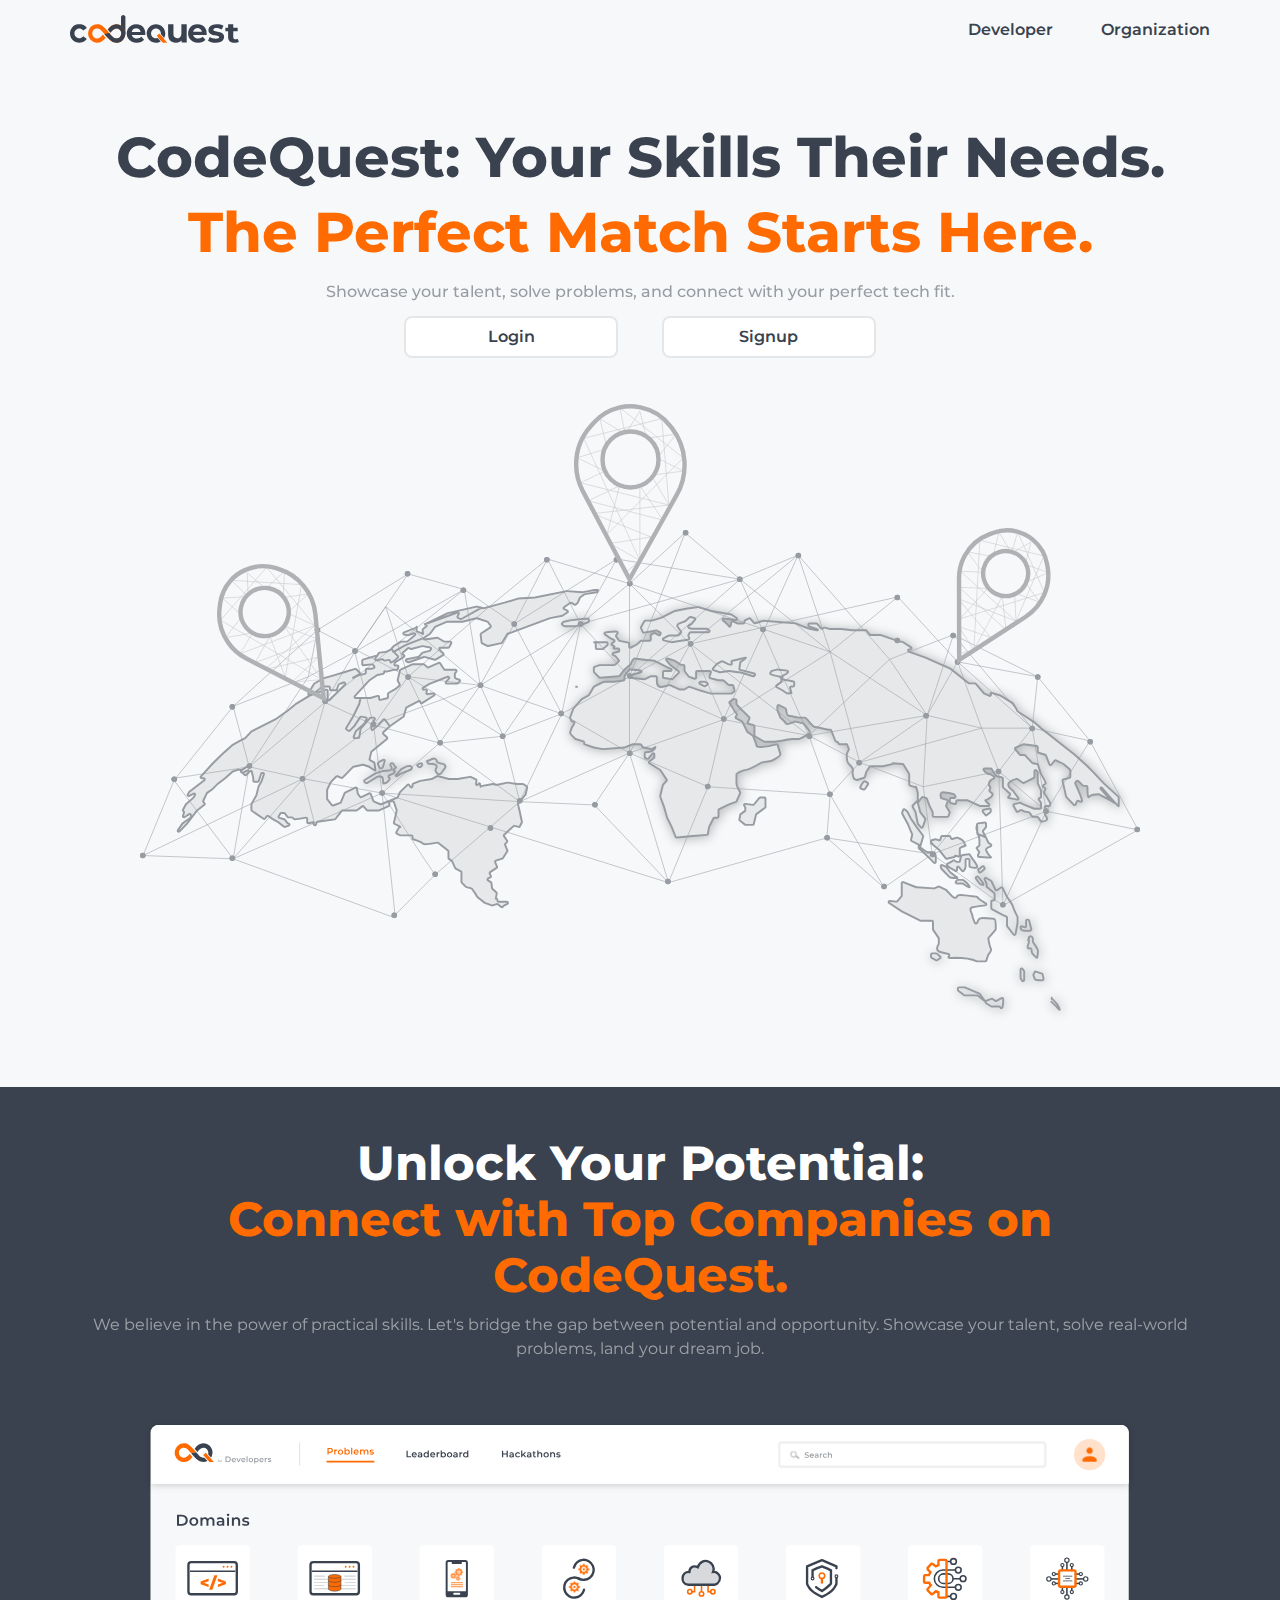
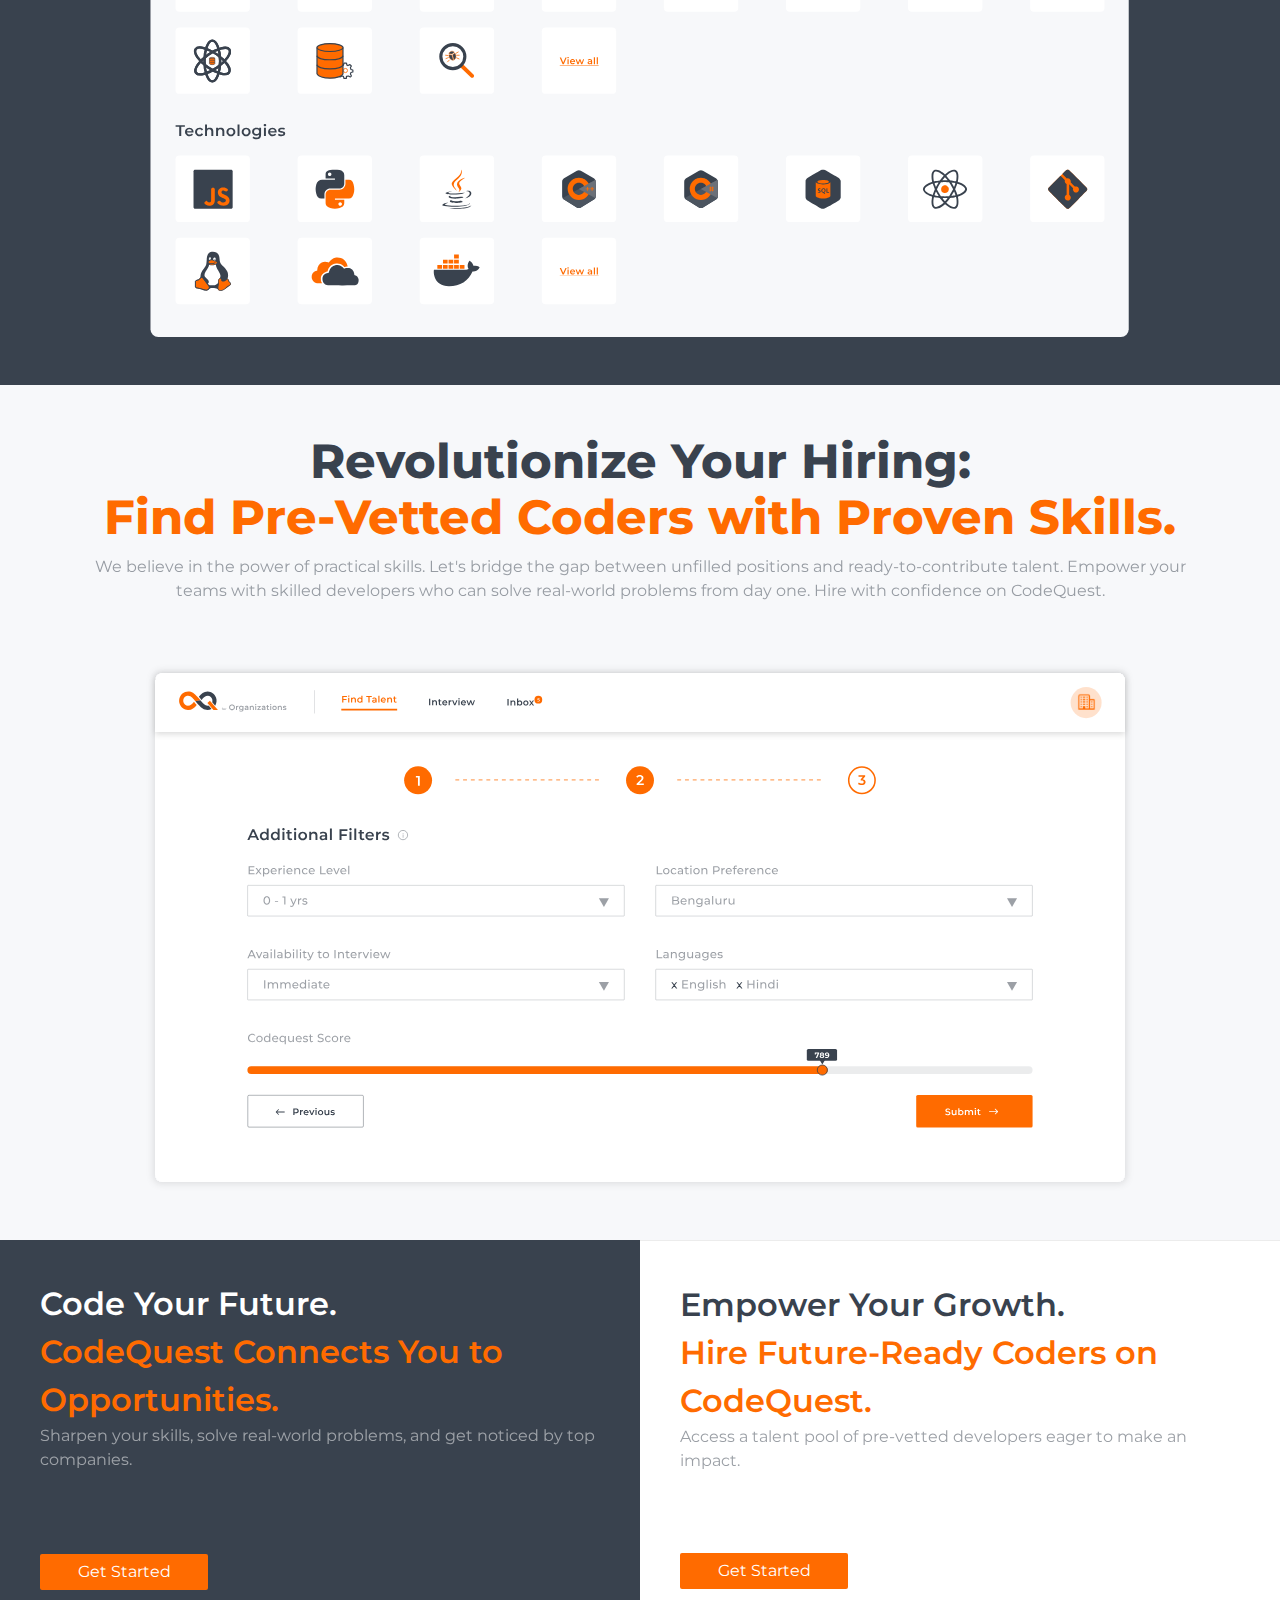
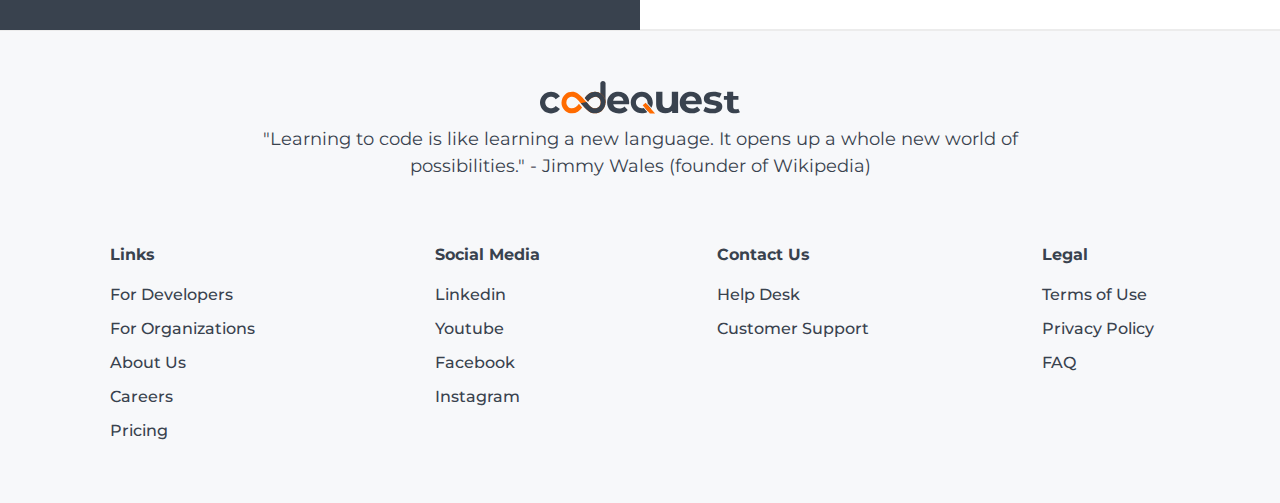
<file: index.html>
<!DOCTYPE html>
<html lang="en">
<head>
    <meta charset="UTF-8">
    <meta name="viewport" content="width=device-width, initial-scale=1.0">
    <title>CodeQuest - India's Best Competitive Programming Platform</title>
    <link rel="apple-touch-icon" sizes="180x180" href="aseets/favicon/apple-touch-icon.png">
    <link rel="icon" type="image/png" sizes="32x32" href="aseets/favicon/favicon-32x32.png">
    <link rel="icon" type="image/png" sizes="16x16" href="aseets/favicon/favicon-16x16.png">
    <link rel="manifest" href="aseets/favicon/site.webmanifest">
    <link href="https://cdn.jsdelivr.net/npm/bootstrap@5.3.3/dist/css/bootstrap.min.css" rel="stylesheet" integrity="sha384-QWTKZyjpPEjISv5WaRU9OFeRpok6YctnYmDr5pNlyT2bRjXh0JMhjY6hW+ALEwIH" crossorigin="anonymous">
    <link rel="stylesheet" href="CSS/index.css">
</head>
<body>
    
  <header>
    <div class="header_wrapper">
      <div class="desktop_nav_bar d-flex justify-content-between align-items-center">
        <div class="nav_logo_wrapper d-flex align-items-center">
          <img src="aseets/images/Wordmark_Logo.svg" alt="" id="nav_logo">
        </div>
        <ul class="nav_items_wrapper p-0 m-0 d-flex align-items-center gap-5">
          <li><a href="Developer/dashboard.html" class="nav_links">Developer</a></li>
          <li><a href="" class="nav_links">Organization</a></li>
        </ul>
        <div class="menu_icon" style=" width: 20px; height: 20px;">
          <input class="menu-icon__cheeckbox" type="checkbox" />
          <div>
            <span></span>
            <span></span>
          </div>
        </div>
      </div>
      <!--  -->
      <div class="mobile_nav_bar bg-white border-top hidden_menu" style="z-index: 999;">
        <ul class="mobile_nav_bar_wrapper m-0 p-0">
          <li class="nav_link_wrapper"><a href="Developer/dashboard.html" class="nav_link">Developer</a><span><img src="aseets/images/arrow_right.svg" alt="" class="arrow"></span></li>
          <li class="nav_link_wrapper"><a href="" class="nav_link">Organization</a><span><img src="aseets/images/arrow_right.svg" alt="" class="arrow"></span></li>
        </ul>
      </div>
    </div>
  </header>

  <main>

    <div class="hero_section py-5">
      <div class="hs_wrapper d-flex flex-column gap-2 mb-5">
        <div class="hs_text_wrapper">
          <p class="h1 hs_text">CodeQuest: Your Skills Their Needs.</p>
          <p class="h1 hs_text">The Perfect Match Starts Here.</p>
        </div>
        <div class="hs_subtext_wrapper">
          <p class="h5 hs_subtext">Showcase your talent, solve problems, and connect with your perfect tech fit.</p>
        </div>
        <div class="hs_btns_wrapper d-flex justify-content-center align-items-center gap-lg-5 gap-3">
          <buttton class="btn hs_btns"><a href="Developer/authentication.html">Login</a></buttton>
          <buttton class="btn hs_btns"><a href="Developer/authentication.html">Signup</a></buttton>
        </div>
      </div>
      <div class="hs_banner_wrapper">
        <img src="aseets/images/hero_banner.svg" alt="" class="hs_banner_img">
      </div>
    </div>

    <div class="student_dashboard_section py-5">
      <div class="ds_wrapper">
        <p class="ds_text">Unlock Your Potential: </p>
        <p class="ds_text">Connect with Top Companies on CodeQuest.</p>
        <p class="ds_subtext">We believe in the power of practical skills. Let's bridge the gap between potential and opportunity. Showcase your talent, solve real-world problems, land your dream job.</p>
        <img src="aseets/images/student_dashboard.svg" alt="" class="ds_img">
      </div>
    </div>

    <div class="organization_dashboard_section py-5">
      <div class="ds_wrapper">
        <p class="ds_text">Revolutionize Your Hiring:</p>
        <p class="ds_text">Find Pre-Vetted Coders with Proven Skills.</p>
        <p class="ds_subtext">We believe in the power of practical skills. Let's bridge the gap between unfilled positions and ready-to-contribute talent.  Empower your teams with skilled developers who can solve real-world problems from day one. Hire with confidence on CodeQuest.</p>
        <img src="aseets/images/organization_dashboard.svg" alt="" class="ds_img">
      </div>
    </div>

    <div class="call_to_action_section">
      <div class="container-fluid p-0">
        <div class="row g-0">
          <div class="cta_wrapper col-lg-6 col-12">
            <div class="cta_header">
              <div class="cta_text">Code Your Future.</div>
              <div class="cta_text">CodeQuest Connects You to Opportunities.</div>
              <div class="cta_subtext">Sharpen your skills, solve real-world problems, and get noticed by top companies.</div>
            </div>
            <div class="cta_btn_wrapper">
              <button class="cta_btn">Get Started</button>
            </div>
          </div>
          <div class="cta_wrapper col-lg-6 col-12">
            <div class="cta_header">
              <div class="cta_text">Empower Your Growth.</div>
              <div class="cta_text">Hire Future-Ready Coders on CodeQuest.</div>
              <div class="cta_subtext">Access a talent pool of pre-vetted developers eager to make an impact.</div>
            </div>
            <div class="cta_btn_wrapper">
              <button class="cta_btn">Get Started</button>
            </div>
          </div>
        </div>
      </div>
    </div>
  </main>

  <footer class="load_footer">
    
  </footer>
    
  <script src="https://cdn.jsdelivr.net/npm/bootstrap@5.3.3/dist/js/bootstrap.bundle.min.js" integrity="sha384-YvpcrYf0tY3lHB60NNkmXc5s9fDVZLESaAA55NDzOxhy9GkcIdslK1eN7N6jIeHz" crossorigin="anonymous"></script>
  <script src="https://ajax.googleapis.com/ajax/libs/jquery/3.7.1/jquery.min.js"></script>
  <script src="./JS/toggleNav.js"></script>
  <script src="./JS/footer.js"></script>
</body>
</html>
</file>
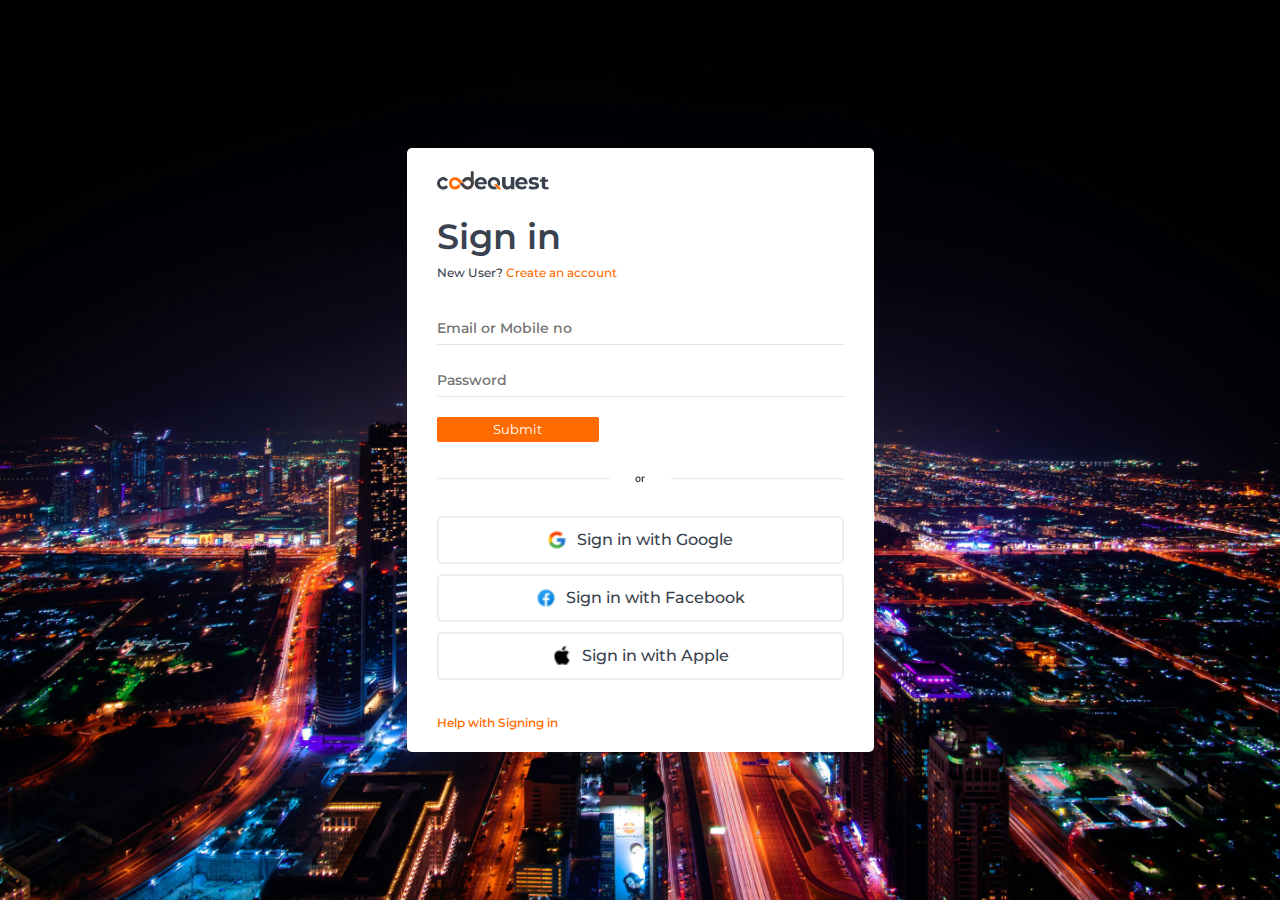
<file: Developer/authentication.html>
<!DOCTYPE html>
<html lang="en">
<head>
    <meta charset="UTF-8">
    <meta name="viewport" content="width=device-width, initial-scale=1.0">
    <title>CodeQuest - India's Best Competitive Programming Platform</title>
    <link rel="apple-touch-icon" sizes="180x180" href="../aseets/favicon/apple-touch-icon.png">
    <link rel="icon" type="image/png" sizes="32x32" href="../aseets/favicon/favicon-32x32.png">
    <link rel="icon" type="image/png" sizes="16x16" href="../aseets/favicon/favicon-16x16.png">
    <link rel="manifest" href="../aseets/favicon/site.webmanifest">
    <link href="https://cdn.jsdelivr.net/npm/bootstrap@5.3.3/dist/css/bootstrap.min.css" rel="stylesheet" integrity="sha384-QWTKZyjpPEjISv5WaRU9OFeRpok6YctnYmDr5pNlyT2bRjXh0JMhjY6hW+ALEwIH" crossorigin="anonymous">
    <link rel="stylesheet" href="../CSS/auth.css">
</head>
<body>
    <main>
        <div class="auth_wrapper">
            <div class="login_wrapper white_wrapper d-flex flex-column gap-4 show">
                <div class="login_header">
                    <img src="../aseets/images/Wordmark_Logo.svg" alt="" class="wrapper_logo">
                </div>
                <div class="wrapper_title_cta">
                    <p class="h4">Sign in</p>
                    <p class="h6 showSignup">New User? <span>Create an account</span></p></a>
                </div>
                <form action="./dashboard.html" class="wrapper_input">
                    <input type="text" placeholder="Email or Mobile no"><br>
                    <input type="password" placeholder="Password"><br>
                    <button class="submit_btn">Submit</button>
                </form>
                <div class="or_wrapper">
                    <img src="./d_assets/or_seperation.svg" alt="">
                </div>
                <ul class="other_options p-0 m-0">
                    <li class="other_option">
                        <a href="">
                            <img src="./d_assets/google_icon.png" alt="">
                            <span>Sign in with Google</span>
                        </a>
                    </li>
                    <li class="other_option">
                        <a href="">
                            <img src="./d_assets/facebook_icon.png" alt="">
                            <span>Sign in with Facebook</span>
                        </a>
                    </li>
                    <li class="other_option">
                        <a href="">
                            <img src="./d_assets/apple_icon.png" alt="">
                            <span>Sign in with Apple</span>
                        </a>
                    </li>
                </ul>
                <a href="" class="help_btn">Help with Signing in</a>
            </div>

            <div class="signup_wrapper white_wrapper d-flex flex-column gap-4">
                <div class="signup_header">
                    <img src="../aseets/images/Wordmark_Logo.svg" alt="" class="wrapper_logo">
                </div>
                <div class="wrapper_title_cta">
                    <p class="h4">Sign up</p>
                    <p class="h6 showSignin">Already a User? <span>Log in</span></p></a>
                </div>
                <form action="./dashboard.html" class="wrapper_input">
                    <input type="text" placeholder="Email or Mobile no"><br>
                    <button class="submit_btn">Submit</button>
                </form>
                <div class="or_wrapper">
                    <img src="./d_assets/or_seperation.svg" alt="">
                </div>
                <ul class="other_options p-0 m-0">
                    <li class="other_option">
                        <a href="">
                            <img src="./d_assets/google_icon.png" alt="">
                            <span>Sign up with Google</span>
                        </a>
                    </li>
                    <li class="other_option">
                        <a href="">
                            <img src="./d_assets/facebook_icon.png" alt="">
                            <span>Sign up with Facebook</span>
                        </a>
                    </li>
                    <li class="other_option">
                        <a href="">
                            <img src="./d_assets/apple_icon.png" alt="">
                            <span>Sign up with Apple</span>
                        </a>
                    </li>
                </ul>
                <a href="" class="help_btn">Help with Signing in</a>
            </div>
        </div>
    </main>

    <script src="https://ajax.googleapis.com/ajax/libs/jquery/3.7.1/jquery.min.js"></script>
    <script src="../JS/auth.js"></script>
</body>
</html>
</file>
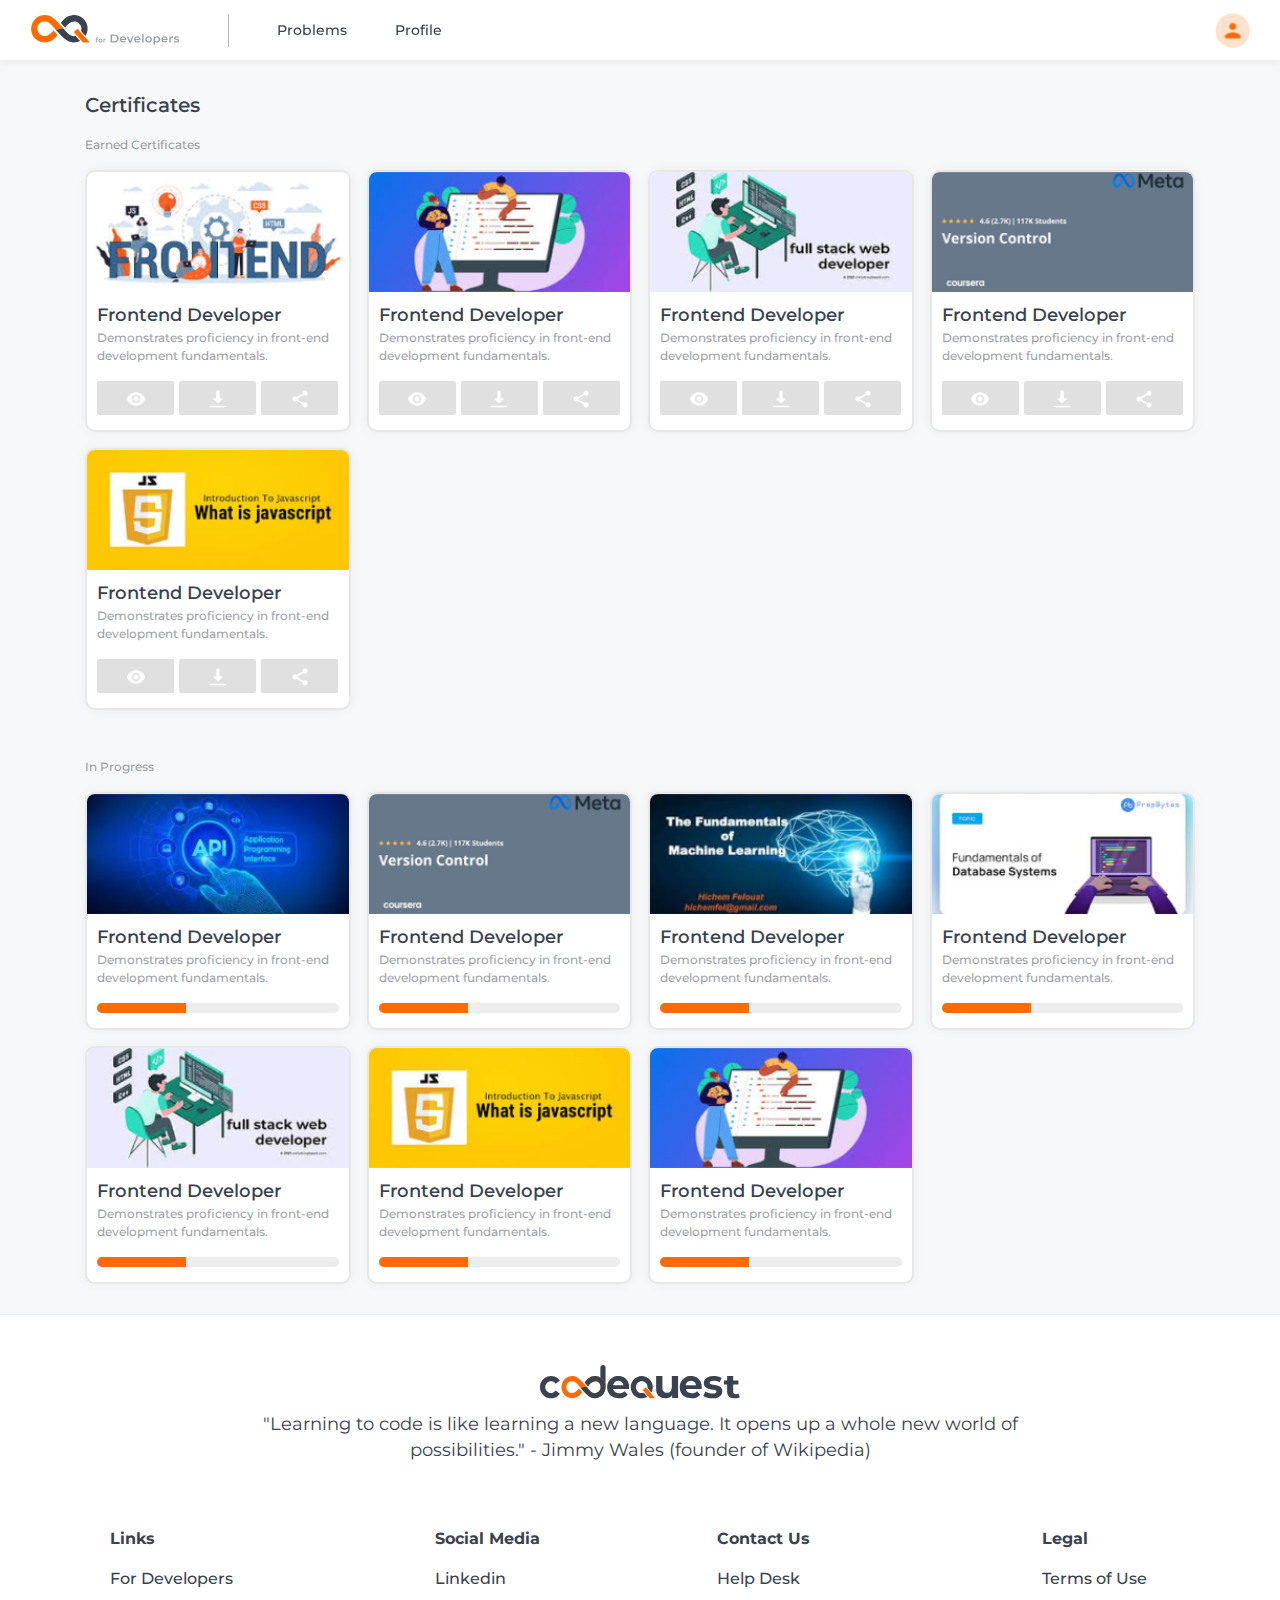
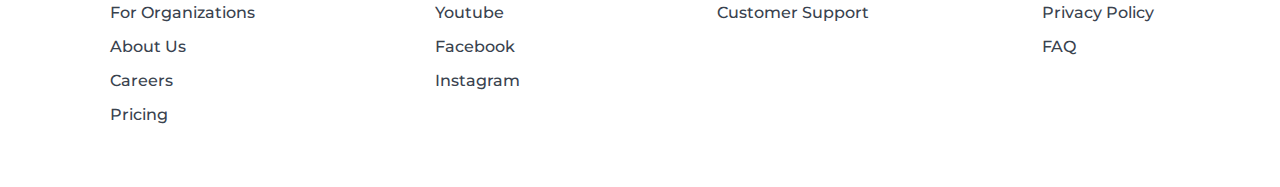
<file: Developer/certificates.html>
<!DOCTYPE html>
<html lang="en">
<head>
    <meta charset="UTF-8">
    <meta name="viewport" content="width=device-width, initial-scale=1.0">
    <title>CodeQuest - India's Best Competitive Programming Platform</title>
    <link rel="apple-touch-icon" sizes="180x180" href="../aseets/favicon/apple-touch-icon.png">
    <link rel="icon" type="image/png" sizes="32x32" href="../aseets/favicon/favicon-32x32.png">
    <link rel="icon" type="image/png" sizes="16x16" href="../aseets/favicon/favicon-16x16.png">
    <link rel="manifest" href="../aseets/favicon/site.webmanifest">
    <link href="https://cdn.jsdelivr.net/npm/bootstrap@5.3.3/dist/css/bootstrap.min.css" rel="stylesheet" integrity="sha384-QWTKZyjpPEjISv5WaRU9OFeRpok6YctnYmDr5pNlyT2bRjXh0JMhjY6hW+ALEwIH" crossorigin="anonymous">
    <link rel="stylesheet" href="../CSS/certificates.css">
</head>
<body>
    <header class="load_navbar"></header>

    <main>
        <div class="section_container">
            <p class="section_title opacity-100">Certificates</p>
            <div class="container-fluid certificates_container p-0">
                <p class="sub_info">Earned Certificates</p>
                <div class="row g-3 row-cols-lg-4 row-cols-md-3 row-cols-sm-2 row-cols-2">
                    <div class="col">
                        <div class="certificate_wrapper">
                            <img src="./d_assets/certificate_1.png" alt="" class="certificate_img img-fluid">
                            <div class="certificate_footer">
                                <p class="certificate_title">Frontend Developer</p>
                                <p class="certificate_desc">Demonstrates proficiency in front-end development fundamentals.</p>
                                <div class="certificate_btns_wrapper">
                                    <button class="view_btn"><img src="./d_assets/view_icon.png" alt=""></button>
                                    <button class="download_btn"><img src="./d_assets/download_icon.png" alt=""></button>
                                    <button class="share_btn"><img src="./d_assets/share_icon.png" alt=""></button>
                                </div>
                            </div>
                        </div>
                    </div>
                    <div class="col">
                        <div class="certificate_wrapper">
                            <img src="./d_assets/certificate_2.png" alt="" class="certificate_img img-fluid">
                            <div class="certificate_footer">
                                <p class="certificate_title">Frontend Developer</p>
                                <p class="certificate_desc">Demonstrates proficiency in front-end development fundamentals.</p>
                                <div class="certificate_btns_wrapper">
                                    <button class="view_btn"><img src="./d_assets/view_icon.png" alt=""></button>
                                    <button class="download_btn"><img src="./d_assets/download_icon.png" alt=""></button>
                                    <button class="share_btn"><img src="./d_assets/share_icon.png" alt=""></button>
                                </div>
                            </div>
                        </div>
                    </div>
                    <div class="col">
                        <div class="certificate_wrapper">
                            <img src="./d_assets/certificate_3.png" alt="" class="certificate_img img-fluid">
                            <div class="certificate_footer">
                                <p class="certificate_title">Frontend Developer</p>
                                <p class="certificate_desc">Demonstrates proficiency in front-end development fundamentals.</p>
                                <div class="certificate_btns_wrapper">
                                    <button class="view_btn"><img src="./d_assets/view_icon.png" alt=""></button>
                                    <button class="download_btn"><img src="./d_assets/download_icon.png" alt=""></button>
                                    <button class="share_btn"><img src="./d_assets/share_icon.png" alt=""></button>
                                </div>
                            </div>
                        </div>
                    </div>
                    <div class="col">
                        <div class="certificate_wrapper">
                            <img src="./d_assets/certificate_4.png" alt="" class="certificate_img img-fluid">
                            <div class="certificate_footer">
                                <p class="certificate_title">Frontend Developer</p>
                                <p class="certificate_desc">Demonstrates proficiency in front-end development fundamentals.</p>
                                <div class="certificate_btns_wrapper">
                                    <button class="view_btn"><img src="./d_assets/view_icon.png" alt=""></button>
                                    <button class="download_btn"><img src="./d_assets/download_icon.png" alt=""></button>
                                    <button class="share_btn"><img src="./d_assets/share_icon.png" alt=""></button>
                                </div>
                            </div>
                        </div>
                    </div>
                    <div class="col">
                        <div class="certificate_wrapper">
                            <img src="./d_assets/certificate_5.png" alt="" class="certificate_img img-fluid">
                            <div class="certificate_footer">
                                <p class="certificate_title">Frontend Developer</p>
                                <p class="certificate_desc">Demonstrates proficiency in front-end development fundamentals.</p>
                                <div class="certificate_btns_wrapper">
                                    <button class="view_btn"><img src="./d_assets/view_icon.png" alt=""></button>
                                    <button class="download_btn"><img src="./d_assets/download_icon.png" alt=""></button>
                                    <button class="share_btn"><img src="./d_assets/share_icon.png" alt=""></button>
                                </div>
                            </div>
                        </div>
                    </div>
                </div>
                <p class="sub_info mt-5">In Progress</p>
                <div class="row g-3 row-cols-lg-4 row-cols-md-3 row-cols-sm-2 row-cols-2">
                    <div class="col">
                        <div class="certificate_wrapper">
                            <img src="./d_assets/certificate_7.png" alt="" class="certificate_img img-fluid">
                            <div class="certificate_footer">
                                <p class="certificate_title">Frontend Developer</p>
                                <p class="certificate_desc">Demonstrates proficiency in front-end development fundamentals.</p>
                                <div class="certificate_progress_bar">
                                    <div class="progress_outer">
                                        <div class="progress_inner"></div>
                                    </div>
                                </div>
                            </div>
                        </div>
                    </div>
                    <div class="col">
                        <div class="certificate_wrapper">
                            <img src="./d_assets/certificate_4.png" alt="" class="certificate_img img-fluid">
                            <div class="certificate_footer">
                                <p class="certificate_title">Frontend Developer</p>
                                <p class="certificate_desc">Demonstrates proficiency in front-end development fundamentals.</p>
                                <div class="certificate_progress_bar">
                                    <div class="progress_outer">
                                        <div class="progress_inner"></div>
                                    </div>
                                </div>
                            </div>
                        </div>
                    </div>
                    <div class="col">
                        <div class="certificate_wrapper">
                            <img src="./d_assets/certificate_8.png" alt="" class="certificate_img img-fluid">
                            <div class="certificate_footer">
                                <p class="certificate_title">Frontend Developer</p>
                                <p class="certificate_desc">Demonstrates proficiency in front-end development fundamentals.</p>
                                <div class="certificate_progress_bar">
                                    <div class="progress_outer">
                                        <div class="progress_inner"></div>
                                    </div>
                                </div>
                            </div>
                        </div>
                    </div>
                    <div class="col">
                        <div class="certificate_wrapper">
                            <img src="./d_assets/certificate_9.png" alt="" class="certificate_img img-fluid">
                            <div class="certificate_footer">
                                <p class="certificate_title">Frontend Developer</p>
                                <p class="certificate_desc">Demonstrates proficiency in front-end development fundamentals.</p>
                                <div class="certificate_progress_bar">
                                    <div class="progress_outer">
                                        <div class="progress_inner"></div>
                                    </div>
                                </div>
                            </div>
                        </div>
                    </div>
                    <div class="col">
                        <div class="certificate_wrapper">
                            <img src="./d_assets/certificate_3.png" alt="" class="certificate_img img-fluid">
                            <div class="certificate_footer">
                                <p class="certificate_title">Frontend Developer</p>
                                <p class="certificate_desc">Demonstrates proficiency in front-end development fundamentals.</p>
                                <div class="certificate_progress_bar">
                                    <div class="progress_outer">
                                        <div class="progress_inner"></div>
                                    </div>
                                </div>
                            </div>
                        </div>
                    </div>
                    <div class="col">
                        <div class="certificate_wrapper">
                            <img src="./d_assets/certificate_5.png" alt="" class="certificate_img img-fluid">
                            <div class="certificate_footer">
                                <p class="certificate_title">Frontend Developer</p>
                                <p class="certificate_desc">Demonstrates proficiency in front-end development fundamentals.</p>
                                <div class="certificate_progress_bar">
                                    <div class="progress_outer">
                                        <div class="progress_inner"></div>
                                    </div>
                                </div>
                            </div>
                        </div>
                    </div>
                    <div class="col">
                        <div class="certificate_wrapper">
                            <img src="./d_assets/certificate_2.png" alt="" class="certificate_img img-fluid">
                            <div class="certificate_footer">
                                <p class="certificate_title">Frontend Developer</p>
                                <p class="certificate_desc">Demonstrates proficiency in front-end development fundamentals.</p>
                                <div class="certificate_progress_bar">
                                    <div class="progress_outer">
                                        <div class="progress_inner"></div>
                                    </div>
                                </div>
                            </div>
                        </div>
                    </div>
                </div>
            </div>
        </div>
    </main>

    <footer class="load_footer bg-white"></footer>

    <script src="https://cdn.jsdelivr.net/npm/bootstrap@5.3.3/dist/js/bootstrap.bundle.min.js" integrity="sha384-YvpcrYf0tY3lHB60NNkmXc5s9fDVZLESaAA55NDzOxhy9GkcIdslK1eN7N6jIeHz" crossorigin="anonymous"></script>
    <script src="https://ajax.googleapis.com/ajax/libs/jquery/3.7.1/jquery.min.js"></script>
    <script src="../JS/dev_navbar.js"></script>
    <script src="../JS/footer.js"></script>
    <script src="../JS/logout.js"></script>
</body>
</html>
</file>
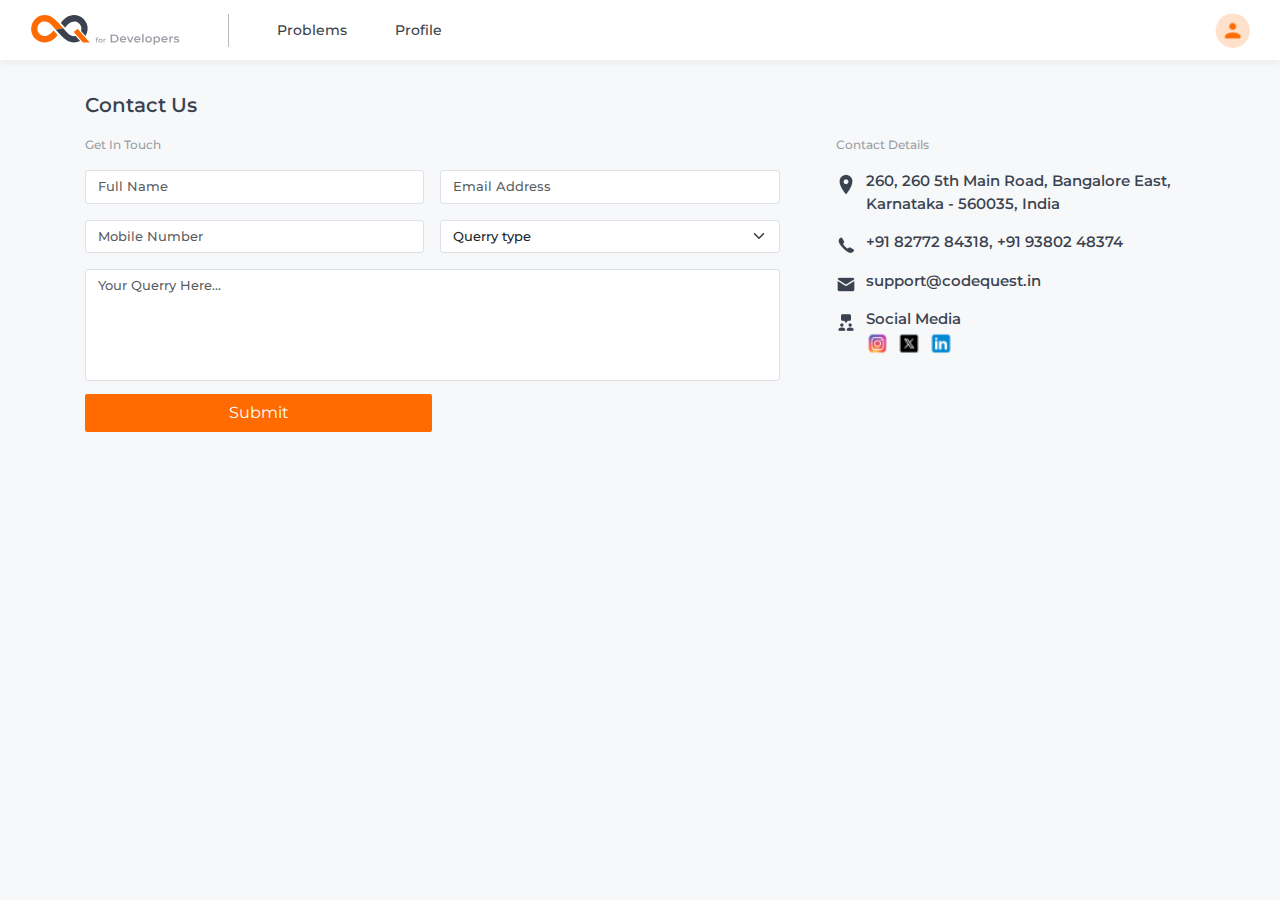
<file: Developer/contactUs.html>
<!DOCTYPE html>
<html lang="en">
<head>
    <meta charset="UTF-8">
    <meta name="viewport" content="width=device-width, initial-scale=1.0">
    <title>CodeQuest - India's Best Competitive Programming Platform</title>
    <link rel="apple-touch-icon" sizes="180x180" href="../aseets/favicon/apple-touch-icon.png">
    <link rel="icon" type="image/png" sizes="32x32" href="../aseets/favicon/favicon-32x32.png">
    <link rel="icon" type="image/png" sizes="16x16" href="../aseets/favicon/favicon-16x16.png">
    <link rel="manifest" href="../aseets/favicon/site.webmanifest">
    <link href="https://cdn.jsdelivr.net/npm/bootstrap@5.3.3/dist/css/bootstrap.min.css" rel="stylesheet" integrity="sha384-QWTKZyjpPEjISv5WaRU9OFeRpok6YctnYmDr5pNlyT2bRjXh0JMhjY6hW+ALEwIH" crossorigin="anonymous">
    <link rel="stylesheet" href="../CSS/contactUs.css">
</head>
<body>
    <header class="load_navbar"></header>
    
    <main>
        <div class="section_container">
            <p class="section_title opacity-100">Contact Us</p>
            <div class="container-fluid p-0">
                <div class="row g-3">
                    <div class="col-lg-8 pe-lg-5">
                        <p class="sub_info">Get In Touch</p>
                        <form action="" class="querry_form">
                            <div class="container-fluid p-0 mb-3">
                                <div class="row g-3">
                                    <div class="col-6">
                                        <div class="input-group mb-3">
                                            <input type="text" class="form-control" placeholder="Full Name" aria-label="fullname" aria-describedby="basic-addon1" required>
                                        </div>
                                    </div>
                                    <div class="col-6">
                                        <div class="input-group mb-3">
                                            <input type="email" class="form-control" placeholder="Email Address" aria-label="email" aria-describedby="basic-addon1" required>
                                        </div>
                                    </div>
                                </div>
                                <div class="row g-3">
                                    <div class="col-6">
                                        <div class="input-group mb-3">
                                            <input type="tel" class="form-control" placeholder="Mobile Number" aria-label="mobile" aria-describedby="basic-addon1" required>
                                        </div>
                                    </div>
                                    <div class="col-6">
                                        <div class="input-group mb-3">
                                            <select class="form-select" aria-label="Default select example" required>
                                                <option selected>Querry type</option>
                                                <option value="1">One</option>
                                                <option value="2">Two</option>
                                                <option value="3">Three</option>
                                            </select>
                                        </div>
                                    </div>
                                </div>
                                <div class="row g-0">
                                    <div class="col-12">
                                        <textarea class="form-control" aria-label="With textarea" placeholder="Your Querry Here..." style="resize: none;" rows="5" required></textarea>
                                    </div>
                                </div>
                                <div class="row g-0">
                                    <div class="col-lg-6 col-12">
                                        <button type="submit" class="btn submit_button" id="submit_btn">Submit</button>
                                    </div>
                                </div>
                            </div>
                        </form>
                    </div>
                    <div class="col-lg-4">
                        <p class="sub_info">Contact Details</p>
                        <ul class="contact_details_container p-0 m-0">
                            <li class="contact_details_wrapper">
                                <img src="./d_assets/location_icon.png" alt="" class="cont_details_img">
                                <p class="contact_detail">260, 260 5th Main Road, Bangalore East, Karnataka - 560035, India</p>
                            </li>
                            <li class="contact_details_wrapper">
                                <img src="./d_assets/call_icon.png" alt="" class="cont_details_img">
                                <p class="contact_detail">+91 82772 84318, +91 93802 48374</p>
                            </li>
                            <li class="contact_details_wrapper">
                                <img src="./d_assets/mail_icon.png" alt="" class="cont_details_img">
                                <p class="contact_detail">support@codequest.in</p>
                            </li>
                            <li class="contact_details_wrapper">
                                <img src="./d_assets/social_media_icon.png" alt="" class="cont_details_img">
                                <div class="social_media_list">
                                    <p class="contact_detail m-0">Social Media</p>
                                    <ul class="p-0 m-0 d-flex align-items-center gap-2">
                                        <li><a href=""><img src="./d_assets/instagram_box.png" alt="" class="social_media_img"></a></li>
                                        <li><a href=""><img src="./d_assets/twitterX.png" alt="" class="social_media_img"></a></li>
                                        <li><a href=""><img src="./d_assets/linkedIn_box.png" alt="" class="social_media_img"></a></li>
                                    </ul>
                                </div>
                            </li>
                        </ul>
                    </div>
                </div>
            </div>
        </div>
    </main>

    <script src="https://cdn.jsdelivr.net/npm/bootstrap@5.3.3/dist/js/bootstrap.bundle.min.js" integrity="sha384-YvpcrYf0tY3lHB60NNkmXc5s9fDVZLESaAA55NDzOxhy9GkcIdslK1eN7N6jIeHz" crossorigin="anonymous"></script>
    <script src="https://ajax.googleapis.com/ajax/libs/jquery/3.7.1/jquery.min.js"></script>
    <script src="../JS/dev_navbar.js"></script>
    <script src="../JS/logout.js"></script>
</body>
</html>
</file>
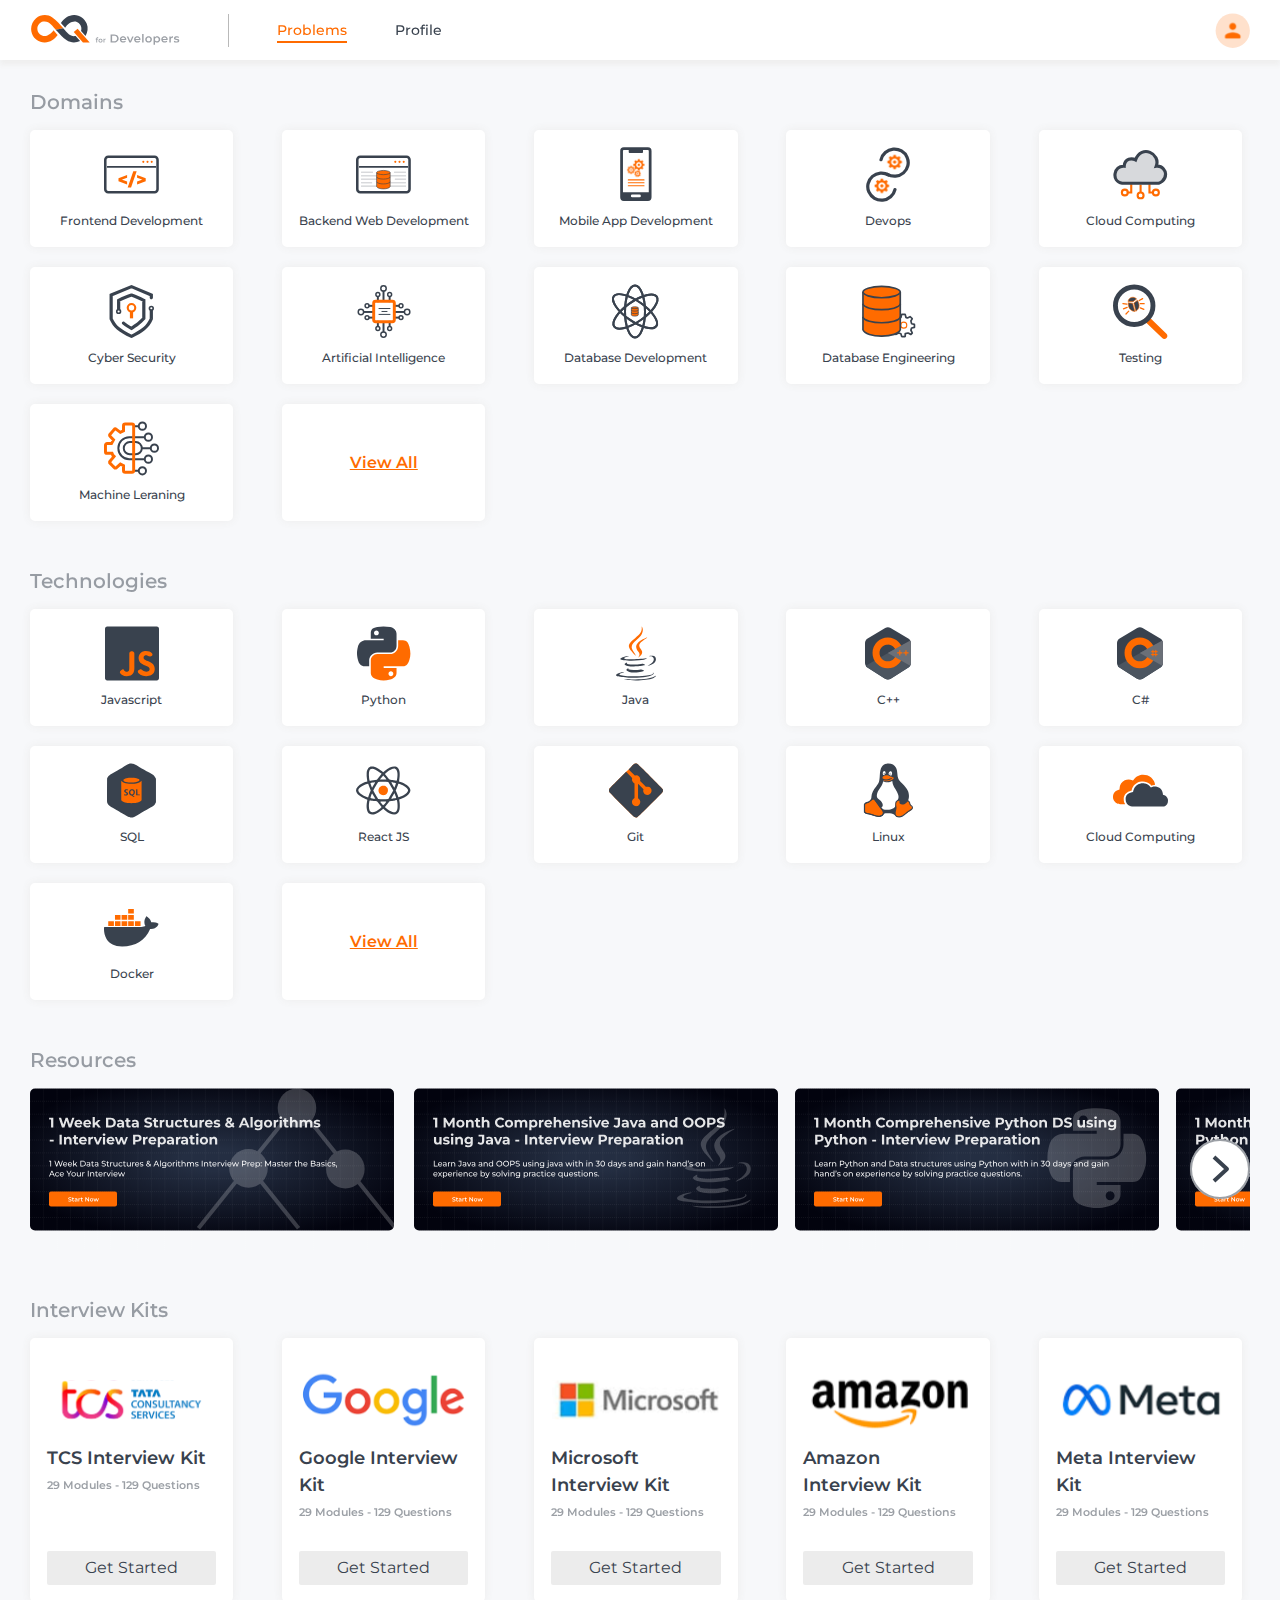
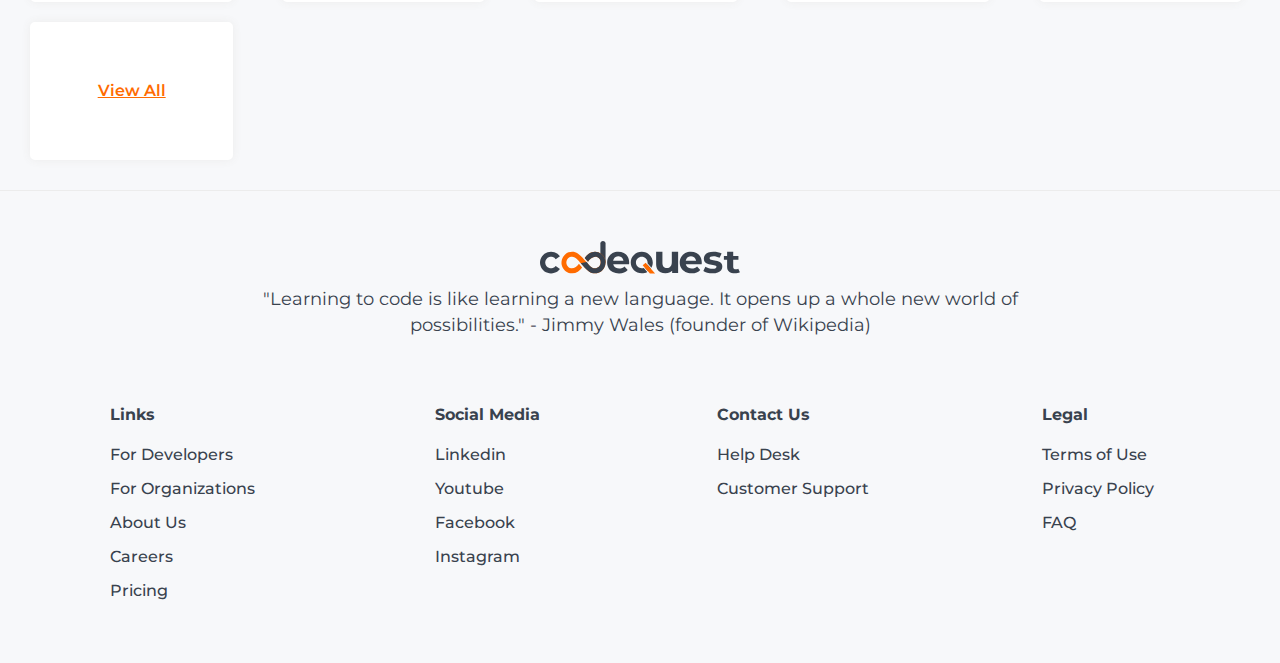
<file: Developer/dashboard.html>
<!DOCTYPE html>
<html lang="en">
<head>
    <meta charset="UTF-8">
    <meta name="viewport" content="width=device-width, initial-scale=1.0">
    <title>CodeQuest - India's Best Competitive Programming Platform</title>
    <link rel="apple-touch-icon" sizes="180x180" href="../aseets/favicon/apple-touch-icon.png">
    <link rel="icon" type="image/png" sizes="32x32" href="../aseets/favicon/favicon-32x32.png">
    <link rel="icon" type="image/png" sizes="16x16" href="../aseets/favicon/favicon-16x16.png">
    <link rel="manifest" href="../aseets/favicon/site.webmanifest">
    <link href="https://cdn.jsdelivr.net/npm/bootstrap@5.3.3/dist/css/bootstrap.min.css" rel="stylesheet" integrity="sha384-QWTKZyjpPEjISv5WaRU9OFeRpok6YctnYmDr5pNlyT2bRjXh0JMhjY6hW+ALEwIH" crossorigin="anonymous">
    <link rel="stylesheet" href="../CSS/dev_dashboard.css">
</head>
<body>
    <header class="load_navbar">
    </header>
    
    <main>
        <div class="main_content_wrapper d-flex flex-column justify-content-center gap-5">
            <div class="domain_wrapper slides_section">
                <p class="section_title h5 mb-3 opacity-50">Domains</p>
                <div class="slides_container container-fluid p-0">
                    <div class="row g-0 row-cols-lg-6">
                        <div class="col slide_wrrapper">
                            <a href="">
                                <div class="slide">
                                    <img src="./d_assets/domain1.svg" alt="" class="slide_img">
                                    <p class="slide_title">Frontend Development</p>
                                </div>
                            </a>
                        </div>
                        <div class="col slide_wrrapper">
                            <a href="">
                                <div class="slide">
                                    <img src="./d_assets/domain2.svg" alt="" class="slide_img">
                                    <p class="slide_title">Backend Web Development</p>
                                </div>
                            </a>
                        </div>
                        <div class="col slide_wrrapper">
                            <a href="">
                                <div class="slide">
                                    <img src="./d_assets/domain3.svg" alt="" class="slide_img">
                                    <p class="slide_title">Mobile App Development</p>
                                </div>
                            </a>
                        </div>
                        <div class="col slide_wrrapper">
                            <a href="">
                                <div class="slide">
                                    <img src="./d_assets/domain4.svg" alt="" class="slide_img">
                                    <p class="slide_title">Devops</p>
                                </div>
                            </a>
                        </div>
                        <div class="col slide_wrrapper">
                            <a href="">
                                <div class="slide">
                                    <img src="./d_assets/domain5.svg" alt="" class="slide_img">
                                    <p class="slide_title">Cloud Computing</p>
                                </div>
                            </a>
                        </div>
                        <div class="col slide_wrrapper">
                            <a href="">
                                <div class="slide">
                                    <img src="./d_assets/domain6.svg" alt="" class="slide_img">
                                    <p class="slide_title">Cyber Security</p>
                                </div>
                            </a>
                        </div>
                        <div class="col slide_wrrapper">
                            <a href="">
                                <div class="slide">
                                    <img src="./d_assets/domain7.svg" alt="" class="slide_img">
                                    <p class="slide_title">Artificial Intelligence</p>
                                </div>
                            </a>
                        </div>
                        <div class="col slide_wrrapper">
                            <a href="">
                                <div class="slide">
                                    <img src="./d_assets/domain8.svg" alt="" class="slide_img">
                                    <p class="slide_title">Database Development</p>
                                </div>
                            </a>
                        </div>
                        <div class="col slide_wrrapper">
                            <a href="">
                                <div class="slide">
                                    <img src="./d_assets/domain9.svg" alt="" class="slide_img">
                                    <p class="slide_title">Database Engineering</p>
                                </div>
                            </a>
                        </div>
                        <div class="col slide_wrrapper">
                            <a href="">
                                <div class="slide">
                                    <img src="./d_assets/domain10.svg" alt="" class="slide_img">
                                    <p class="slide_title">Testing</p>
                                </div>
                            </a>
                        </div>
                        <div class="col slide_wrrapper">
                            <a href="">
                                <div class="slide">
                                    <img src="./d_assets/domain11.svg" alt="" class="slide_img">
                                    <p class="slide_title">Machine Leraning</p>
                                </div>
                            </a>
                        </div>
                        <div class="col slide_wrrapper">
                            <a href="">
                                <div class="slide">
                                    <a href="" class="view_all">View All</a>
                                </div>
                            </a>
                        </div>
                    </div>
                </div>
            </div>
            <div class="technologies_wrapper slides_section">
                <p class="section_title h5 mb-3 opacity-50">Technologies</p>
                <div class="slides_container container-fluid p-0">
                    <div class="row g-0 row-cols-lg-6">
                        <div class="col slide_wrrapper">
                            <a href="">
                                <div class="slide">
                                    <img src="./d_assets/tech1.svg" alt="" class="slide_img">
                                    <p class="slide_title">Javascript</p>
                                </div>
                            </a>
                        </div>
                        <div class="col slide_wrrapper">
                            <a href="">
                                <div class="slide">
                                    <img src="./d_assets/tech2.svg" alt="" class="slide_img">
                                    <p class="slide_title">Python</p>
                                </div>
                            </a>
                        </div>
                        <div class="col slide_wrrapper">
                            <a href="">
                                <div class="slide">
                                    <img src="./d_assets/tech3.svg" alt="" class="slide_img">
                                    <p class="slide_title">Java</p>
                                </div>
                            </a>
                        </div>
                        <div class="col slide_wrrapper">
                            <a href="">
                                <div class="slide">
                                    <img src="./d_assets/tech4.svg" alt="" class="slide_img">
                                    <p class="slide_title">C++</p>
                                </div>
                            </a>
                        </div>
                        <div class="col slide_wrrapper">
                            <a href="">
                                <div class="slide">
                                    <img src="./d_assets/tech5.svg" alt="" class="slide_img">
                                    <p class="slide_title">C#</p>
                                </div>
                            </a>
                        </div>
                        <div class="col slide_wrrapper">
                            <a href="">
                                <div class="slide">
                                    <img src="./d_assets/tech6.svg" alt="" class="slide_img">
                                    <p class="slide_title">SQL</p>
                                </div>
                            </a>
                        </div>
                        <div class="col slide_wrrapper">
                            <a href="">
                                <div class="slide">
                                    <img src="./d_assets/tech7.svg" alt="" class="slide_img">
                                    <p class="slide_title">React JS</p>
                                </div>
                            </a>
                        </div>
                        <div class="col slide_wrrapper">
                            <a href="">
                                <div class="slide">
                                    <img src="./d_assets/tech8.svg" alt="" class="slide_img">
                                    <p class="slide_title">Git</p>
                                </div>
                            </a>
                        </div>
                        <div class="col slide_wrrapper">
                            <a href="">
                                <div class="slide">
                                    <img src="./d_assets/tech9.svg" alt="" class="slide_img">
                                    <p class="slide_title">Linux</p>
                                </div>
                            </a>
                        </div>
                        <div class="col slide_wrrapper">
                            <a href="">
                                <div class="slide">
                                    <img src="./d_assets/tech10.svg" alt="" class="slide_img">
                                    <p class="slide_title">Cloud Computing</p>
                                </div>
                            </a>
                        </div>
                        <div class="col slide_wrrapper">
                            <a href="">
                                <div class="slide">
                                    <img src="./d_assets/tech11.svg" alt="" class="slide_img">
                                    <p class="slide_title">Docker</p>
                                </div>
                            </a>
                        </div>
                        <div class="col slide_wrrapper">
                            <a href="">
                                <div class="slide">
                                    <a href="" class="view_all">View All</a>
                                </div>
                            </a>
                        </div>
                    </div>
                </div>
            </div>
            <div class="resources_wrapper slides_section">
                <p class="section_title h5 mb-3 opacity-50">Resources</p>
                <div class="swiper mySwiper position-relative">
                    <div class="scroll_btns scroll_left" id="scrollLeftBtn"><img src="d_assets/scroll_left.svg" alt=""></div>
                    <div id="swiper_wrapper" class="swiper_wrapper d-flex align-items-center overflow-auto gap-3" style="padding-right: 100px;">
                      <div class="swiper_slide"><a href=""><img src="./d_assets/res1.svg" alt=""></a></div>
                      <div class="swiper_slide"><a href=""><img src="./d_assets/res2.svg" alt=""></a></div>
                      <div class="swiper_slide"><a href=""><img src="./d_assets/res3.svg" alt=""></a></div>
                      <div class="swiper_slide"><a href=""><img src="./d_assets/res4.svg" alt=""></a></div>
                      <div class="swiper_slide"><a href=""><img src="./d_assets/res1.svg" alt=""></a></div>
                      <div class="swiper_slide"><a href=""><img src="./d_assets/res2.svg" alt=""></a></div>
                      <div class="swiper_slide"><a href=""><img src="./d_assets/res3.svg" alt=""></a></div>
                      <div class="swiper_slide"><a href=""><img src="./d_assets/res4.svg" alt=""></a></div>
                      <div class="swiper_slide"><a href=""><img src="./d_assets/view_all.svg" alt=""></a></div>
                    </div>
                    <div class="scroll_btns scroll_right" id="scrollRightBtn"><img src="d_assets/scroll_right.svg" alt=""></div>
                </div>
            </div>
            <div class="interview_kits_wrapper slides_section">
                <p class="section_title h5 mb-3 opacity-50">Interview Kits</p>
                <div class="slides_container container-fluid p-0">
                    <div class="row g-0 row-cols-lg-6">
                        <div class="col iKit_wrrapper">
                            <div class="iKit_slide">
                                <div class="iKit_desc">
                                    <img src="./d_assets/ikit_img_1.svg" alt="" class="iKit_img">
                                    <p class="iKit_title">TCS Interview Kit</p>
                                    <p class="iKit_subtitle">29 Modules - 129 Questions</p>
                                </div>
                                <div class="iKit_btn_wrapper">
                                    <button class="iKit_btn"><a href="">Get Started</a></button>
                                </div>
                            </div>
                        </div>
                        <div class="col iKit_wrrapper">
                            <div class="iKit_slide">
                                <div class="iKit_desc">
                                    <img src="./d_assets/ikit_img_2.svg" alt="" class="iKit_img">
                                    <p class="iKit_title">Google Interview Kit</p>
                                    <p class="iKit_subtitle">29 Modules - 129 Questions</p>
                                </div>
                                <div class="iKit_btn_wrapper">
                                    <button class="iKit_btn"><a href="">Get Started</a></button>
                                </div>
                            </div>
                        </div>
                        <div class="col iKit_wrrapper">
                            <div class="iKit_slide">
                                <div class="iKit_desc">
                                    <img src="./d_assets/ikit_img_3.svg" alt="" class="iKit_img">
                                    <p class="iKit_title">Microsoft Interview Kit</p>
                                    <p class="iKit_subtitle">29 Modules - 129 Questions</p>
                                </div>
                                <div class="iKit_btn_wrapper">
                                    <button class="iKit_btn"><a href="">Get Started</a></button>
                                </div>
                            </div>
                        </div>
                        <div class="col iKit_wrrapper">
                            <div class="iKit_slide">
                                <div class="iKit_desc">
                                    <img src="./d_assets/ikit_img_4.svg" alt="" class="iKit_img">
                                    <p class="iKit_title">Amazon Interview Kit</p>
                                    <p class="iKit_subtitle">29 Modules - 129 Questions</p>
                                </div>
                                <div class="iKit_btn_wrapper">
                                    <button class="iKit_btn"><a href="">Get Started</a></button>
                                </div>
                            </div>
                        </div>
                        <div class="col iKit_wrrapper">
                            <div class="iKit_slide">
                                <div class="iKit_desc">
                                    <img src="./d_assets/ikit_img_5.svg" alt="" class="iKit_img">
                                    <p class="iKit_title">Meta Interview Kit</p>
                                    <p class="iKit_subtitle">29 Modules - 129 Questions</p>
                                </div>
                                <div class="iKit_btn_wrapper">
                                    <button class="iKit_btn"><a href="">Get Started</a></button>
                                </div>
                            </div>
                        </div>
                        <div class="col iKit_wrrapper">
                            <div class="iKit_slide" style="padding: 40px 0;">
                                <a href="" class="view_all">View All</a>
                            </div>
                        </div>
                    </div>
                </div>
            </div>
        </div>
    </main>

    <footer class="load_footer">

    </footer>

    <script src="https://cdn.jsdelivr.net/npm/bootstrap@5.3.3/dist/js/bootstrap.bundle.min.js" integrity="sha384-YvpcrYf0tY3lHB60NNkmXc5s9fDVZLESaAA55NDzOxhy9GkcIdslK1eN7N6jIeHz" crossorigin="anonymous"></script>
    <script src="https://ajax.googleapis.com/ajax/libs/jquery/3.7.1/jquery.min.js"></script>
    <script src="../JS/dev_dashboard.js"></script>
    <script src="../JS/footer.js"></script>
    <script src="../JS/dev_navbar.js"></script>
    <script src="../JS/logout.js"></script>
</body>
</html>
</file>
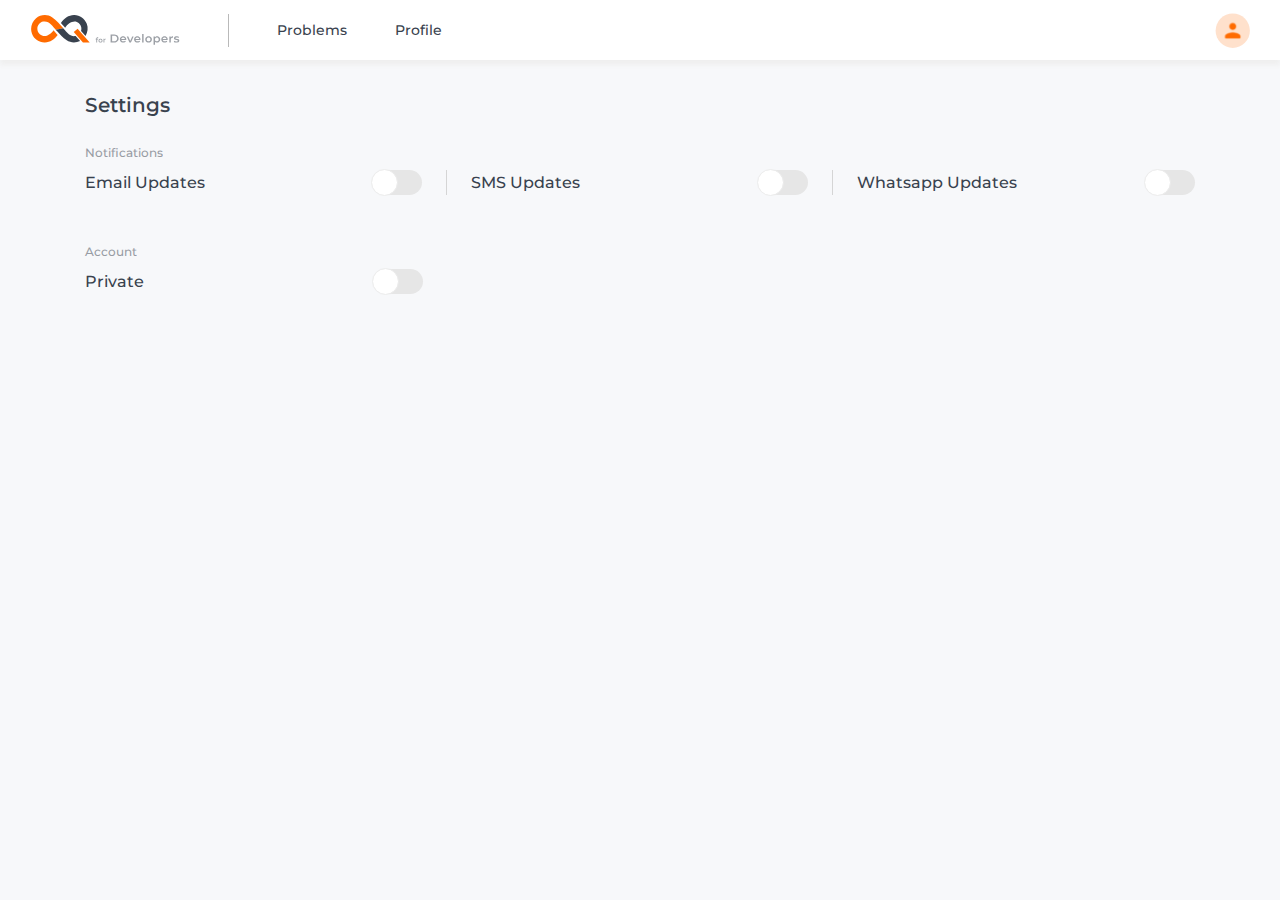
<file: Developer/settings.html>
<!DOCTYPE html>
<html lang="en">
<head>
    <meta charset="UTF-8">
    <meta name="viewport" content="width=device-width, initial-scale=1.0">
    <title>CodeQuest - India's Best Competitive Programming Platform</title>
    <link rel="apple-touch-icon" sizes="180x180" href="../aseets/favicon/apple-touch-icon.png">
    <link rel="icon" type="image/png" sizes="32x32" href="../aseets/favicon/favicon-32x32.png">
    <link rel="icon" type="image/png" sizes="16x16" href="../aseets/favicon/favicon-16x16.png">
    <link rel="manifest" href="../aseets/favicon/site.webmanifest">
    <link href="https://cdn.jsdelivr.net/npm/bootstrap@5.3.3/dist/css/bootstrap.min.css" rel="stylesheet" integrity="sha384-QWTKZyjpPEjISv5WaRU9OFeRpok6YctnYmDr5pNlyT2bRjXh0JMhjY6hW+ALEwIH" crossorigin="anonymous">
    <link rel="stylesheet" href="../CSS/settings.css">
</head>
<body>
    <header class="load_navbar"></header>

    <main>
        <div class="section_container">
            <p class="section_title opacity-100">Settings</p>
            <div class="container-fluid p-0">
                <div class="sub_info mb-2 mt-4">Notifications</div>
                <div class="row g-lg-5 gap-lg-0 gap-4">
                    <div class="col-lg-4 col-md-5 col-12 setting_wrapper">
                        <p class="setting_title">Email Updates</p>
                        <input type="checkbox" id="email_updates">
                        <label for="email_updates" class="toggle_btn"></label>
                    </div>
                    <div class="col-lg-4 col-md-5 col-12 setting_wrapper">
                        <p class="setting_title">SMS Updates</p>
                        <input type="checkbox" id="sms_updates">
                        <label for="sms_updates" class="toggle_btn"></label>
                    </div>
                    <div class="col-lg-4 col-md-5 col-12 setting_wrapper">
                        <p class="setting_title">Whatsapp Updates</p>
                        <input type="checkbox" id="whatsapp_updates">
                        <label for="whatsapp_updates" class="toggle_btn"></label>
                    </div>
                </div>
                <div class="sub_info mb-2 mt-5">Account</div>
                <div class="row g-lg-5 gap-lg-0 gap-4">
                    <div class="col-lg-4 col-md-5 col-12 setting_wrapper">
                        <p class="setting_title">Private</p>
                        <input type="checkbox" id="private">
                        <label for="private" class="toggle_btn"></label>
                    </div>
                </div>
            </div>
        </div>
    </main>

    <script src="https://cdn.jsdelivr.net/npm/bootstrap@5.3.3/dist/js/bootstrap.bundle.min.js" integrity="sha384-YvpcrYf0tY3lHB60NNkmXc5s9fDVZLESaAA55NDzOxhy9GkcIdslK1eN7N6jIeHz" crossorigin="anonymous"></script>
    <script src="https://ajax.googleapis.com/ajax/libs/jquery/3.7.1/jquery.min.js"></script>
    <script src="../JS/dev_navbar.js"></script>
    <script src="../JS/logout.js"></script>
    <script src="../JS/footer.js"></script>
</body>
</html>
</file>
<file: CSS/index.css>
@import url(../CSS/global.css);

/* desktop_nav_bar */
header{
    position: relative;
}
.desktop_nav_bar{
    height: 60px;
    margin: auto;
}
.nav_logo_wrapper{
    height: 100%;
}
#nav_logo{
    height: 50%;
}
.nav_links {
    font-weight: 600;
    position: relative;
}
.nav_links::after {
    position: absolute;
    content: '';
    width: 100%;
    height: 1.5px;
    left: 0;
    bottom: -4px;
    background: var(--primary_color);
    transition: transform 0.3s ease-in-out; /* Changed transition property to target width */
    transform: scaleX(0); /* Initially scale the width to 0 */
}
.nav_links:hover::after {
    width: 100%; /* Expand the underline width on hover */
    transform: scaleX(1); /* Scale the width to 100% on hover */
}
.nav_links:hover {
    color: var(--primary_color) !important;
}
.menu_icon {
	position: relative;
	width: 50px;
	height: 50px;
	cursor: pointer;

	.menu-icon__cheeckbox {
		display: block;
		width: 100%;
		height: 100%;
		position: relative;
		cursor: pointer;
		z-index: 2;
		-webkit-touch-callout: none;
		position: absolute;
		opacity: 0;
	}
	div {
		margin: auto;
		position: absolute;
		top: 0;
		right: 0;
		left: 0;
		bottom: 0;
		width: 22px;
		height: 12px;
	}
	span {
		position: absolute;
		display: block;
		width: 100%;
		height: 2.5px;
		background-color: var(--secondary_color);
		border-radius: 2.5px;
		transition: all 0.2s cubic-bezier(0.1, 0.82, 0.76, 0.965);

		&:first-of-type {
			top: 0;
		}
		&:last-of-type {
			bottom: 0;
		}
	}
	&.active,
	.menu-icon__cheeckbox:checked + div {
		span {
			&:first-of-type {
				transform: rotate(45deg);
				top: 5px;
			}
			&:last-of-type {
				transform: rotate(-45deg);
				bottom: 5px;
			}
		background-color: var(--primary_color);
		}
	}

	&.active:hover span:first-of-type,
	&.active:hover span:last-of-type,
	&:hover .menu-icon__cheeckbox:checked + div span:first-of-type,
	&:hover .menu-icon__cheeckbox:checked + div span:last-of-type {
		width: 22px;
	}

	&:hover {
		/* /no need hover effect on mobile. */
		@media (min-width: 1024px) {
			span:first-of-type {
				width: 26px;
			}

			span:last-of-type {
				width: 12px;
			}
		}
	}
}
@media(max-width: 1200px){
    .desktop_nav_bar{
        padding-left: 20px;
        padding-right: 20px;
    }
    .nav_items_wrapper{
        display: none !important;
    }
    .menu_icon{
        display: block;
    }
}
@media(min-width: 1200px){
    .desktop_nav_bar{
        width: 1170px;
        padding-left: 15px;
        padding-right: 15px;
    }
    .nav_items_wrapper{
        display: flex !important;
    }
    .menu_icon{
        display: none;
    }
    .mobile_nav_bar{
        display: none !important;
    }
}

/* hero section */
.hero_section{
	display: grid;
	place-content: center;
	margin-top: 1rem;
	margin-bottom: 1rem;
	min-height: calc(70vh - 60px);
}
.hs_text{
	font-size: 3.5rem;
	text-align: center;
	font-weight: 750;
}
.hs_text:nth-child(2){
	color: var(--primary_color);
}
.hs_subtext{
	font-size: 1rem;
	text-align: center;
	opacity: .5;
}
.hs_btns{
	background: white;
	box-shadow: 0 0 0 2px #00000012;
	font-weight: 600;
	width: 20%;
	color: var(--secondary_color);
}
.hs_banner_wrapper{
	overflow-x: hidden !important;
	display: flex; 
	justify-content: center;
}
.hs_banner_img{
	width: 1000px;
	height: auto;
	opacity: .5;
}
@media(max-width:1100px){
	.hero_section{
		padding-left: 20px;
		padding-right: 20px;
	}
	.hs_text{
		font-size: 2.5rem;
	}
	.hs_banner_img{
		width: 600px;
	}
}
@media(max-width:780px){
	.hs_text{
		font-size: 2.1rem;
	}
	.hs_btns{
		width: 40%;
	}
	.hs_banner_img{
		width: 500px;
	}
}
@media(max-width:670px){
	.hs_text{
		font-size: 1.8rem;
	}
	.hs_btns{
		width: 45%;
	}
	.hs_banner_img{
		width: 100%;
	}
}


/*dashboard_section */
.ds_wrapper{
	text-align: center;
	margin-left: auto;
	margin-right: auto;
	width: 1100px;
}
.ds_text{
	font-size: 3rem;
	line-height: 3.5rem;
	font-weight: 750;
	margin: 0;
}
.ds_text:nth-of-type(even){
	color: var(--primary_color);
}
.ds_subtext{
	opacity: .5;
	margin: 10px 0 60px 0;
}
.ds_img{
	width: 90%;
	height: auto;
}
@media(max-width:1150px){
	.ds_wrapper{
		width: 750px;
	}
	.ds_text{
		font-size: 2.5rem;
		line-height: 3rem;
	}
}
@media(max-width:780px){
	.ds_wrapper{
		width: 500px;
	}
	.ds_text{
		font-size: 2rem;
		line-height: 2.5rem;
	}
	.ds_subtext{
		font-size: .9rem;
	}
}
@media(max-width:670px){
	.ds_wrapper{
		width: 100%;
		padding-left: 10px;
		padding-right: 10px;
	}
	.ds_text{
		font-size: 1.5rem;
		line-height: 2.3rem;
	}
	.ds_subtext{
		font-size: .72rem;
	}
}
.student_dashboard_section{
	background-color: var(--secondary_color);
}
.student_dashboard_section .ds_wrapper .ds_text:first-of-type,.student_dashboard_section .ds_wrapper .ds_subtext{
	color: white;
}


/* call to action */
.cta_wrapper{
	display: flex;
	justify-content: space-between;
	flex-direction: column;
	gap: 5rem;
	padding: 40px;
	background: white;
}
.cta_wrapper:first-of-type{
	background: var(--secondary_color);
	.cta_text,.cta_subtext{
		color: white;
	}
}
.cta_wrapper:nth-of-type(2){
	border-top: 1px solid #ececec;
	border-bottom: 1px solid #ececec;
}
.cta_text{
	font-size: 2rem;
	font-weight: 600;
}
.cta_text:nth-of-type(even){
	color: var(--primary_color) !important;
}
.cta_subtext{
	opacity: .5;
}
.cta_btn{
	background: var(--primary_color);
	color: white;
	border-radius: 2px;
	width: 30%;
	border: none;
	padding: 6px 0;
}
@media(max-width:480px){
	.cta_wrapper{
		gap: 3rem;
	}
	.cta_text{
		font-size: 1.5rem;
		font-weight: 600;
	}
	.cta_subtext{
		font-size: .8rem;
	}
	.cta_btn{
		width: 100%;
	}
}
</file>
<file: CSS/auth.css>
@import url(./global.css);

.auth_wrapper{
    width: 100% !important;
    min-height: 100vh;
    height: fit-content;
    background: url(../Developer/d_assets/auth_bg.png);
    background-size: cover;
    background-position: center;
    display: grid;
    place-items: center;
}
.white_wrapper {
    background: white;
    padding: 20px 30px;
    border-radius: 5px;
    min-width: 30%;
    display: none !important;
}
.show{
    display: flex !important;
}

.wrapper_logo{
    height: 20px;
    width: auto;
}
.wrapper_title_cta .h4{
    font-size: 35px;
    font-weight: 600;
}
.wrapper_title_cta .h6{
    font-size: 12px;
    cursor: pointer;
}
.wrapper_title_cta .h6 span{
    color: var(--primary_color);
}
.wrapper_input input{
    border: none;
    border-bottom: 1px solid #e4e4e4;
    outline: none;
    font-size: 14px;
    font-weight: 550;
    width: 100%;
    margin-bottom: 20px;
    padding: 5px 0;
}
.submit_btn{
    background: var(--primary_color);
    color: white;
    border: none;
    width: 40%;
    border-radius: 2px;
    padding: 3px;
    font-size: 13px;
}
.or_wrapper{
    user-select: none !important;
    width: 100%;
}
.other_option{
    margin-bottom: 10px;
}
.other_option a{
    display: flex;
    justify-content: center;
    align-items: center;
    gap: 10px;
    padding: 10px;
    border: 2px solid #ededed;
    border-radius: 5px;
    font-weight: 500;
}
.other_option a img{
    height: 20px;
}
.help_btn{
    font-size: 12px;
    font-weight: 550;
    color: var(--primary_color);
}
</file>
<file: CSS/certificates.css>
@import url(./global.css);
@import url(./dev_navbar.css);

.certificates{
    color: var(--primary_color) !important;
}


.certificate_wrapper{
    background: white;
    border-radius: 10px;
    overflow: hidden;
    border: 2px solid #e7e7e7;
    box-shadow: 0 0 10px #ececec;
    cursor: pointer;
}
.certificate_footer{
    padding: 0 10px 15px 10px;
}
.certificate_img{
    width: 100%;
    height: 120px;
    object-fit: cover;
    margin-bottom: 10px;
}
.certificate_title{
    font-size: 18px;
    font-weight: 550;
    margin-bottom: 0;
}
.certificate_desc{
    font-size: 12px;
    font-weight: 500;
    opacity: .5;
}
.certificate_btns_wrapper{
    display: flex;
    justify-content: space-between;
    align-items: center;
}
.certificate_btns_wrapper button{
    width: 32%;
    border: none;
    padding: 5px;
    text-align: center;
    border-radius: 2px;
    background: #e0e0e0;
}
.certificate_btns_wrapper button:hover{
    background: var(--primary_color);
}
.certificate_btns_wrapper button img{
    height: 20px;
    width: auto;
}


.progress_outer{
    height: 10px;
    border-radius: 10px;
    width: 100%;
    overflow: hidden;
    background: #ededed;
}
.progress_inner{
    background: var(--primary_color);
    height: 100%;
    width: 37%;
}
</file>
<file: CSS/contactUs.css>
@import url(./global.css);
@import url(./dev_navbar.css);

.contactUs{
    color: var(--primary_color) !important;
}

.querry_form input,.querry_form textarea,.querry_form select{
    box-shadow: none !important;
    border-radius: 3px;
    font-weight: 500;
    font-size: 13px;
}
#submit_btn{
    background: var(--primary_color);
    color: white;
    border-radius: 2px;
    width: 100%;
    margin-top: 13px !important;
}

.contact_details_wrapper{
    display: flex;
    gap: 10px;
    margin: 0;
}
.cont_details_img{
    height: 25px;
    width: auto;
    padding-top: 4px;
}
.contact_detail{
    font-size: 15px;
    font-weight: 550;
}
.social_media_img{
    height: 25px;
}
</file>
<file: CSS/dev_dashboard.css>
@import url(../CSS/global.css);
@import url(../CSS/dev_navbar.css);

body{
    background-color: var(--bg_color);
}
.problems::after{
    position: absolute;
    content: '';
    width: 100%;
    height: 2px;
    background: var(--primary_color);
    left: 0;
    bottom: -4px;
}
.problems{
    color: var(--primary_color);
}


/* content */
@media(max-width:1009px){
    .main_content_wrapper{
        padding: 15px !important;
    } 
}
.main_content_wrapper{
    padding: 30px;
}
.slides_container .row{
    column-gap: 4%;
    row-gap: 20px;
}
.slide_wrrapper,.slide{
    display: flex;
    justify-content: center;
    align-items: center;
    flex-direction: column;
}
.slide_wrrapper{
    background: white;
    box-shadow: 0 0 10px #ececec;
    border-radius: 5px;
    min-width: 150px;
    border: 2px solid white;
    cursor: pointer;
}
.slide_wrrapper:hover{
    border: 2px solid var(--primary_color);
}
.slide_wrrapper:hover .slide_title{
    color: var(--primary_color);
}
.slide_wrrapper a{
    display: flex;
    justify-content: center;
    width: 100%;
}
.slide{
    padding: 15px 10px;
}
.slide_img{
    width: 55px;
    height: 55px;
    object-fit: contain;
    margin-bottom: 10px;
}
.slide_title{
    font-size: 12px;
    font-weight: 500;
    text-align: center;
    margin: 0;
}
.view_all{
    display: inline-block;
    margin: auto;
    text-align: center;
    font-weight: 600;
    color: var(--primary_color) !important;
    text-decoration: underline !important;
}
@media(max-width:630px){
    .slide{
        width: 90% !important;
    }
}
@media(max-width:420px){
    .slide{
        width: 85% !important;
    }
    .slide_wrapper_row{
        column-gap: 5% !important;
    }
}

/* resources */
.scroll_btns {
    position: absolute;
    top: 50%;
    transform: translateY(-50%);
    cursor: pointer;
}
@media(max-width:1010px){
    .scroll_btns {
        display: none !important;
    }
}
.scroll_right{
    right: 0;
}
.swiper_wrapper::-webkit-scrollbar{
    display: none !important;
}

/* interview kit */
.iKit_wrrapper{
    background: white;
    box-shadow: 0 0 10px #ececec;
    border-radius: 5px;
    min-width: 200px;
    border: 2px solid white;
    padding: 15px;
}
.iKit_wrrapper:hover{
    border: 2px solid var(--primary_color);
}
.iKit_slide{
    display: flex;
    flex-direction: column;
    justify-content: space-between;
    height: 100%;
    gap: 30px;
}
.iKit_img{
    height: 70px;
    width: 100%;
    object-fit: contain;
    margin: 10px 0;
}
.iKit_title{
    font-size: 18px;
    font-weight: 600;
    margin-bottom: 5px;
}
.iKit_subtitle{
    font-size: 11px;
    font-weight: 600;
    opacity: .5;
    margin: 0;
}
.iKit_btn{
    width: 100%;
    border: none;
    background: #ececec;
    padding: 5px 0;
    border-radius: 2px;
}
.iKit_btn a{
    color: var(--secondary_color);
}
.iKit_wrrapper:hover .iKit_btn a{
    color: white;
}
.iKit_wrrapper:hover .iKit_btn{
    background: var(--primary_color);
}
</file>
<file: CSS/settings.css>
@import url(./global.css);
@import url(./dev_navbar.css);
:root{
    --switch_height: 25px;
    --switch_width: 50px;
}

.settings{
    color: var(--primary_color) !important;
}


.setting_wrapper{
    display: flex;
    justify-content: space-between;
    align-items: center;
    border-right: 1px solid #d5d5d5;
}
.setting_wrapper P{
    margin: 0;
    font-weight: 500;
}
input[type="checkbox"] {
    display: none;
}
.toggle_btn{
    width: var(--switch_width);
    height: var(--switch_height);
    background: #e6e6e6;
    border-radius: 30px;
    cursor: pointer;
    position: relative;
}
.toggle_btn::before {
    position: absolute;
    content: '';
    height: var(--switch_height);
    width: var(--switch_height);
    border-radius: 100%;
    background: white;
    outline: 1px solid #ededed;
    transition: transform 0.2s ease-in-out;
    transform: translateX(0%);
}
input:checked + .toggle_btn::before {
    transform: translateX(100%);
}
input:checked + .toggle_btn {
    transition-delay: 0.2s;
    background: var(--primary_color);
}
.row .setting_wrapper:last-of-type{
    border-right: none;
}
@media(max-width:1200px){
    .setting_wrapper{
        border: none;
    }
}
</file>
